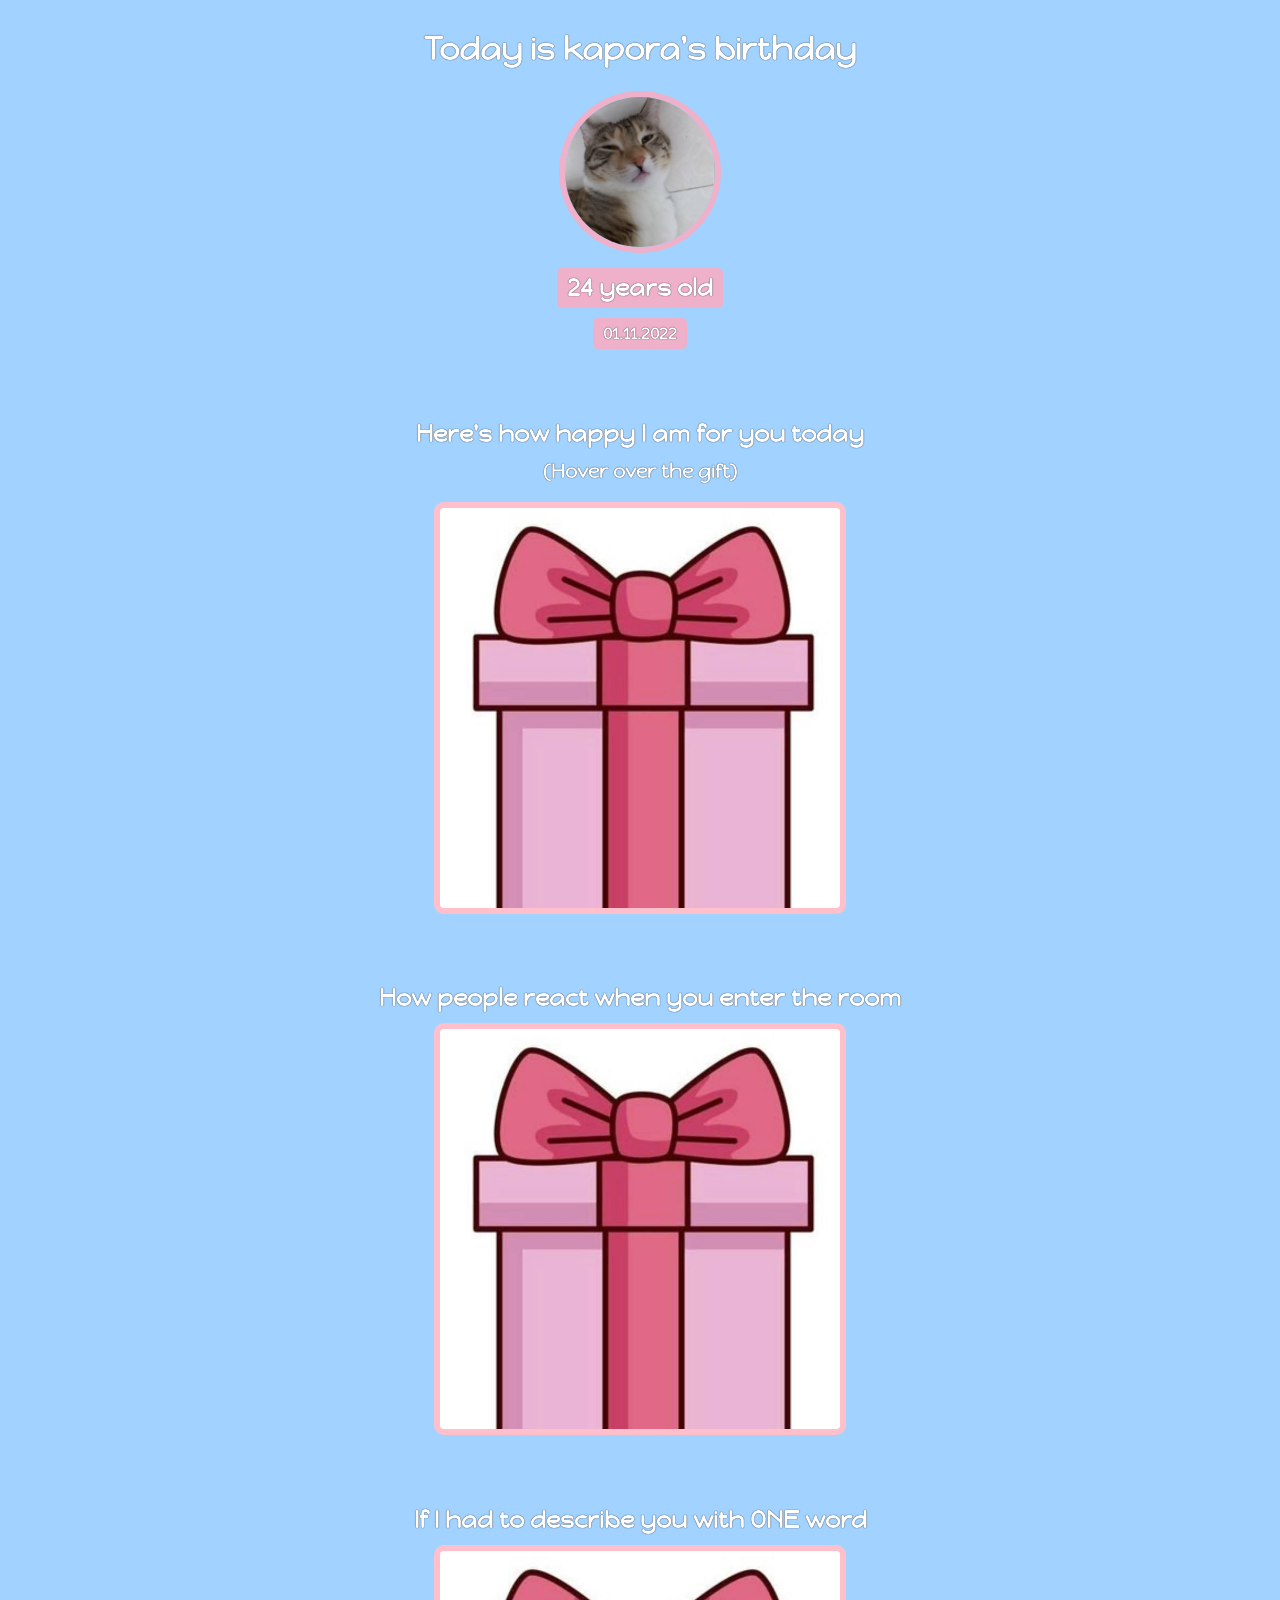
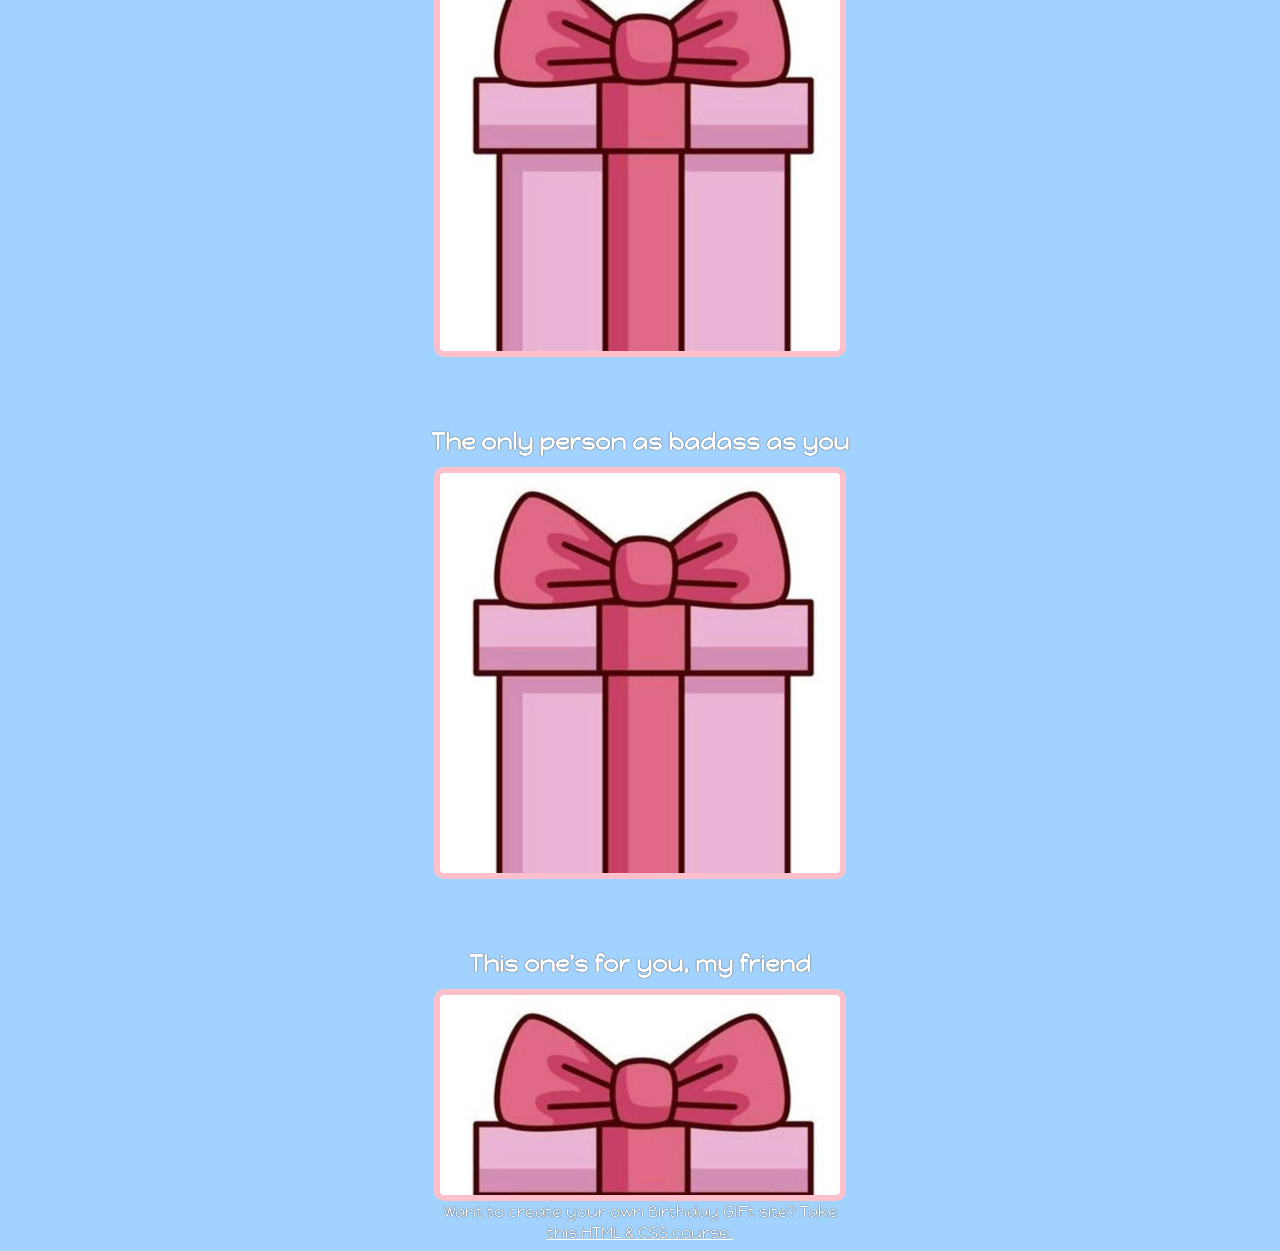
<file: box-model/exercise2/index.html>
<html>
  <head>
    <link rel="preconnect" href="https://fonts.googleapis.com" />
    <link rel="preconnect" href="https://fonts.gstatic.com" crossorigin />
    <link
      href="https://fonts.googleapis.com/css2?family=Happy+Monkey&display=swap"
      rel="stylesheet"
    />
    <link rel="stylesheet" href="style.css" />
    <title></title>
  </head>
  <body>
    <div id="header">
      <h1>Today is kapora's birthday</h1>
      <img id="bff-img" src="nick.jpg/nick.jpg" />
      <h2 id="bday-age">24 years old</h2>
      <h4 id="bday-date">01.11.2022</h4>
    </div>
    <div class="gift-section">
      <h2 class="gift-title">Here's how happy I am for you today</h2>
      <h3 class="gift-hint">(Hover over the gift)</h3>
      <div class="gift-img" id="gift-img-happy"></div>
    </div>

    <div class="gift-section">
      <h2 class="gift-title">How people react when you enter the room</h2>
      <div class="gift-img" id="gift-img-hot"></div>
    </div>

    <div class="gift-section">
      <h2 class="gift-title">If I had to describe you with ONE word</h2>
      <div class="gift-img" id="gift-img-genius"></div>
    </div>

    <div class="gift-section">
      <h2 class="gift-title">The only person as badass as you</h2>
      <div class="gift-img" id="gift-img-badass"></div>
    </div>

    <div class="gift-section">
      <h2 class="gift-title">This one's for you, my friend</h2>
      <div class="gift-img" id="gift-img-cheers"></div>
    </div>
    <p id="footer">
      Want to create your own Birthday GIFt site? Take
      <a href="https://scrimba.com/learn/htmlandcss" target="_blank">
        this HTML & CSS course.</a
      >
    </p>
  </body>
</html>
</file>
<file: box-model/exercise2/style.css>
body {
  text-align: center;
  font-family: "Happy Monkey", system-ui;
  background: #a2d2ff;
  color: #ffffff;
  display: flex;
  flex-direction: column;
  align-items: center;
}

h1,
h2,
h3,
h4,
p {
  text-shadow: 0 0 1px black;
}

#bff-img {
  width: 150px;
  border-radius: 50%;
  border: 6px solid #efb0c9;
  margin-bottom: 10px;
}

#bday-age {
  background: #efb0c9;
  padding: 5px 10px;
  border-radius: 5px;
  margin: 5px 0 10px 0;
}

#bday-date {
  margin: 0;
  background: #efb0c9;
  padding: 5px 10px;
  border-radius: 5px;
}

#header {
  display: flex;
  flex-direction: column;
  align-items: center;
}
.gift-section {
  margin-top: 50px;
}
.gift-title {
  margin-bottom: 10px;
}
.gift-hint {
  margin-top: 0px;
}
.gift-img {
  margin: 0 auto;
  width: 400px;
  height: 400px;
  border: 6px solid pink;
  border-radius: 10px;
  background-image: url(gift-cover.jpg/gift-cover.jpg);
  background-size: cover;
}
#gift-img-happy:hover {
  background-image: url(https://media.giphy.com/media/v1.Y2lkPTc5MGI3NjExZ2QyNW9yZTBkMHdibzNpMzJtdDduNGxuZnRyaWFzYWwzbmk3cDQzMSZlcD12MV9naWZzX3NlYXJjaCZjdD1n/azaMjwRFm0vjNSd51t/giphy.gif);
}

#gift-img-hot:hover {
  background-image: url(https://media.giphy.com/media/v1.Y2lkPTc5MGI3NjExbXB6N3llNDF5dXpjYW0zY3I1bW5kNTExamxmaW5qZjVza3Vtc3E4eSZlcD12MV9naWZzX3NlYXJjaCZjdD1n/ckB5razpgN2rd4qTfe/giphy.gif);
}
#gift-img-genius:hover {
  background-image: url(https://media.giphy.com/media/v1.Y2lkPTc5MGI3NjExeXhoZWdudzl0Z281OHQxaXE1cWplNXNyZDkzdnluMjI4eWZ0YzBrOCZlcD12MV9naWZzX3NlYXJjaCZjdD1n/fvrfW6FkwTvYcZCvsy/giphy.gif);
}

#gift-img-badass:hover {
  background-image: url(https://media.giphy.com/media/v1.Y2lkPTc5MGI3NjExaGhtMG1iZGl0MHkxNDNidmFtMGdidGJ1NnJnbzhzazA1OXF0dDd3cSZlcD12MV9naWZzX3NlYXJjaCZjdD1n/WoRz0xf3fUBWTWXUJ0/giphy.gif);
}

#gift-img-cheers {
  height: 200px;
}

#gift-img-cheers:hover {
  height: 200px;
  background-image: url(https://media.giphy.com/media/v1.Y2lkPTc5MGI3NjExa3c2ZGU5aHNtOXlyeHp4ZXNyYjB5cnZhcGI4N3hmYm1oMGJiMm9heiZlcD12MV9naWZzX3NlYXJjaCZjdD1n/BowLitCkFwdefURuLr/giphy.gif);
}
#footer {
  width: 400px;
  margin: 0 auto;
}
a {
  color: white;
}
</file>
